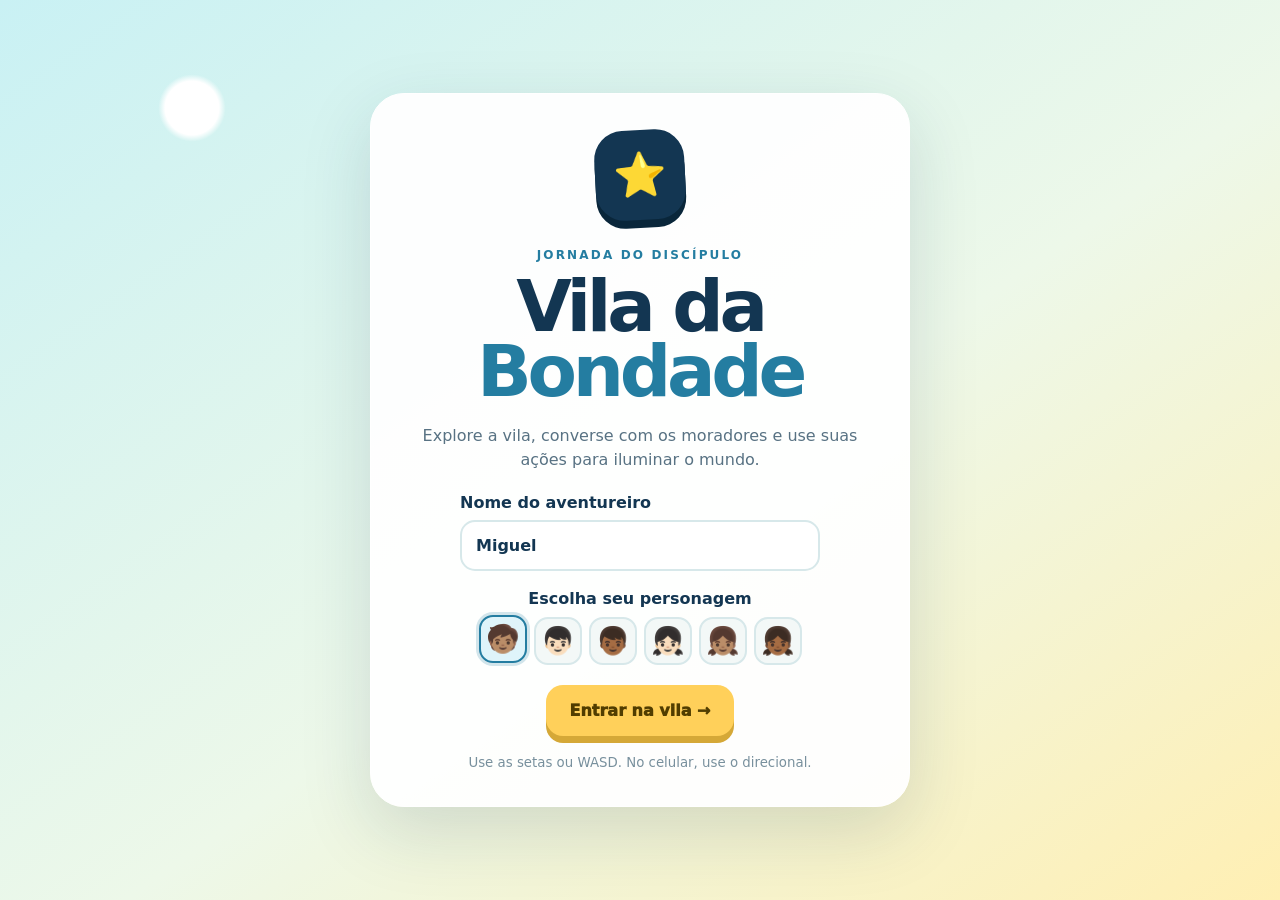
<file: index.html>
<!doctype html><html lang="pt-BR"><head><meta charset="UTF-8"><meta name="viewport" content="width=device-width,initial-scale=1,viewport-fit=cover,user-scalable=no"><meta name="theme-color" content="#133652"><meta name="description" content="Explore a Vila da Bondade e pratique boas ações."><link rel="manifest" href="manifest.json"><link rel="icon" href="icon.svg" type="image/svg+xml"><link rel="apple-touch-icon" href="icon.svg"><link rel="stylesheet" href="style.css?v=8"><link rel="stylesheet" href="hotfix.css?v=8"><link rel="stylesheet" href="fullscreen.css?v=8"><title>Jornada do Discípulo</title></head><body><main id="app"><section id="start" class="start"><div class="start-card"><div class="logo">⭐</div><p class="overline">JORNADA DO DISCÍPULO</p><h1>Vila da<br><span>Bondade</span></h1><p>Explore a vila, converse com os moradores e use suas ações para iluminar o mundo.</p><label>Nome do aventureiro<input id="player-name" maxlength="16" value="Miguel"></label><fieldset class="avatar-picker"><legend>Escolha seu personagem</legend><div><button type="button" class="avatar-option selected" data-avatar="🧒🏽" aria-label="Personagem 1">🧒🏽</button><button type="button" class="avatar-option" data-avatar="👦🏻" aria-label="Personagem 2">👦🏻</button><button type="button" class="avatar-option" data-avatar="👦🏾" aria-label="Personagem 3">👦🏾</button><button type="button" class="avatar-option" data-avatar="👧🏻" aria-label="Personagem 4">👧🏻</button><button type="button" class="avatar-option" data-avatar="👧🏽" aria-label="Personagem 5">👧🏽</button><button type="button" class="avatar-option" data-avatar="👧🏾" aria-label="Personagem 6">👧🏾</button></div></fieldset><button type="button" id="play">Entrar na vila →</button><small>Use as setas ou WASD. No celular, use o direcional.</small></div></section><section id="game" hidden><canvas id="world" aria-label="Mapa jogável da Vila da Bondade"></canvas><div class="hud"><div class="player-pill"><span id="avatar-hud">🧒🏽</span><strong id="name-hud">Miguel</strong></div><div class="light-pill">✨ <strong id="lights">0</strong></div></div><div id="quest" class="quest"></div><div id="dialogue" class="dialogue" hidden></div><div id="toast" class="toast" hidden></div><div id="joystick" class="joystick" aria-label="Direcional"><button data-dir="up">▲</button><button data-dir="left">◀</button><i></i><button data-dir="right">▶</button><button data-dir="down">▼</button></div><button type="button" id="action" class="action">AÇÃO</button></section></main><script src="app.js?v=8"></script></body></html>
</file>
<file: style.css>
:root{--ink:#133652;--blue:#247da1;--gold:#ffd05a;--paper:#fffdf4;--green:#54b77a}*{box-sizing:border-box;-webkit-tap-highlight-color:transparent}html,body,#app{margin:0;width:100%;height:100%;overflow:hidden;font-family:ui-rounded,"Avenir Next",Nunito,system-ui,sans-serif;color:var(--ink);background:#cdebf0}button,input{font:inherit}.start{height:100%;display:grid;place-items:center;padding:18px;background:radial-gradient(circle at 15% 12%,#fff 0 2%,transparent 2.5%),linear-gradient(145deg,#c9f1f4,#edf8e9 55%,#ffefb3)}.start-card{width:min(100%,540px);text-align:center;background:#fffffff2;border:1px solid #fff;border-radius:34px;padding:36px 28px;box-shadow:0 24px 70px #13365226}.logo{width:90px;height:90px;margin:auto;background:var(--ink);border-radius:29px;display:grid;place-items:center;font-size:43px;box-shadow:0 8px 0 #09263a;transform:rotate(-3deg)}.overline{font-size:.75rem;letter-spacing:.18em;color:var(--blue);font-weight:900;margin-top:28px}.start h1{font-size:clamp(2.7rem,11vw,4.5rem);line-height:.9;letter-spacing:-.06em;margin:12px 0 20px}.start h1 span{color:var(--blue)}.start-card>p:not(.overline){color:#587283;line-height:1.55;max-width:440px;margin:0 auto 20px}.start label{display:block;text-align:left;max-width:360px;margin:18px auto;font-weight:900}.start input{display:block;width:100%;margin-top:8px;border:2px solid #d7e8ea;border-radius:15px;padding:14px;color:var(--ink);outline:none}.start input:focus{border-color:#5ac3d7}.start button{border:0;border-radius:17px;background:var(--gold);color:#513d00;padding:16px 23px;font-weight:950;box-shadow:0 7px 0 #d5a837;cursor:pointer}.start small{display:block;color:#78909d;margin-top:19px}#game{position:relative;width:100%;height:100%;background:#172b38}#world{display:block;width:100%;height:100%;object-fit:contain;image-rendering:auto}.hud{position:absolute;inset:max(12px,env(safe-area-inset-top)) 14px auto;display:flex;justify-content:space-between;pointer-events:none}.player-pill,.light-pill{display:flex;align-items:center;gap:8px;background:#fffffff2;border:2px solid #ffffff;border-radius:16px;padding:8px 13px;box-shadow:0 5px 15px #1336522e}.player-pill span{font-size:24px}.quest{position:absolute;top:max(70px,calc(env(safe-area-inset-top) + 65px));left:50%;transform:translateX(-50%);width:min(88%,450px);background:#133652e8;color:white;border-radius:16px;padding:11px 15px;text-align:center;font-size:.86rem;font-weight:800;box-shadow:0 8px 25px #071e2d55;pointer-events:none}.quest b{color:var(--gold)}.dialogue{position:absolute;left:50%;bottom:max(20px,env(safe-area-inset-bottom));transform:translateX(-50%);width:min(92%,620px);background:#fffdf4;border:3px solid #fff;border-radius:23px;padding:18px 20px;box-shadow:0 14px 45px #071e2d77;z-index:5}.dialogue .who{font-weight:950;color:var(--blue);margin-bottom:6px}.dialogue p{margin:0;line-height:1.45}.dialogue button{float:right;margin-top:12px;border:0;border-radius:12px;background:var(--gold);color:#503d00;padding:10px 15px;font-weight:900}.toast{position:absolute;left:50%;top:23%;transform:translateX(-50%);background:#fff6ca;border:2px solid #fff;border-radius:18px;padding:14px 18px;font-weight:950;box-shadow:0 10px 30px #071e2d55;z-index:4;white-space:nowrap}.joystick{display:none;position:absolute;left:18px;bottom:max(20px,env(safe-area-inset-bottom));width:142px;height:142px;grid-template-columns:repeat(3,1fr);grid-template-rows:repeat(3,1fr);gap:3px}.joystick button{border:0;background:#133652cc;color:white;font-size:19px;border-radius:13px;box-shadow:0 3px 0 #071f31}.joystick button:active{background:#247da1}.joystick [data-dir=up]{grid-column:2}.joystick [data-dir=left]{grid-row:2;grid-column:1}.joystick i{grid-row:2;grid-column:2;background:#ffffff55;border-radius:50%}.joystick [data-dir=right]{grid-row:2;grid-column:3}.joystick [data-dir=down]{grid-row:3;grid-column:2}.action{display:none;position:absolute;right:24px;bottom:max(38px,calc(env(safe-area-inset-bottom) + 18px));width:78px;height:78px;border-radius:50%;border:4px solid #ffffffaa;background:var(--gold);color:#503d00;font-size:.78rem;font-weight:1000;box-shadow:0 7px 0 #bf8f25}.action:active{transform:translateY(5px);box-shadow:0 2px 0 #bf8f25}@media(pointer:coarse),(max-width:800px){.joystick,.action{display:grid}.action{display:block}.quest{font-size:.78rem}.dialogue{bottom:180px}.toast{top:18%}}@media(max-height:500px){.joystick{width:112px;height:112px}.action{width:66px;height:66px}.dialogue{bottom:135px;padding:12px 15px}.quest{top:58px}}@media(prefers-reduced-motion:reduce){*{animation:none!important;transition:none!important}}
</file>
<file: hotfix.css>
[hidden]{display:none!important}
#game,#game *{-webkit-user-select:none!important;user-select:none!important;-webkit-touch-callout:none!important;-webkit-tap-highlight-color:transparent!important}
#game,.joystick,.joystick button,.action{touch-action:none!important}
.joystick button,.action{-webkit-appearance:none;appearance:none;cursor:pointer}
</file>
<file: fullscreen.css>
html,body,#app{width:100%;height:100%;height:100dvh;margin:0;overflow:hidden}
#game{position:fixed!important;inset:0!important;width:100vw!important;height:100vh!important;height:100dvh!important;min-height:100svh!important;overflow:hidden!important;background:#94d27b!important}
#world{position:absolute!important;inset:0!important;width:100%!important;height:100%!important;max-width:none!important;max-height:none!important;object-fit:fill!important}
.hud,.quest,.dialogue,.toast,.joystick,.action{z-index:2}
.hud{padding-left:env(safe-area-inset-left);padding-right:env(safe-area-inset-right)}
.joystick{left:max(18px,calc(env(safe-area-inset-left) + 12px))}
.action{right:max(24px,calc(env(safe-area-inset-right) + 18px))}
@media(pointer:coarse),(max-width:800px){.player-pill,.light-pill{background:#ffffffe6;backdrop-filter:blur(6px)}.quest{background:#133652d9;backdrop-filter:blur(6px)}}
.avatar-picker{border:0;padding:0;margin:16px auto 20px;max-width:390px}.avatar-picker legend{width:100%;margin-bottom:9px;text-align:center;font-weight:900}.avatar-picker>div{display:flex;justify-content:center;gap:7px;flex-wrap:wrap}.avatar-picker .avatar-option{width:48px;height:48px;padding:0;border:2px solid #d7e8ea;border-radius:14px;background:#f3f8f7;font-size:27px;box-shadow:none}.avatar-picker .avatar-option.selected{border-color:#247da1;background:#dff4fa;box-shadow:0 0 0 3px #247da133;transform:translateY(-2px)}
@media(max-height:760px){.start-card{padding-top:20px;padding-bottom:20px}.logo{width:64px;height:64px;font-size:31px}.overline{margin-top:18px}.start h1{font-size:2.7rem;margin:8px 0 12px}.start-card>p:not(.overline){margin-bottom:10px}.start label{margin:10px auto}.avatar-picker{margin:10px auto 14px}}
</file>
